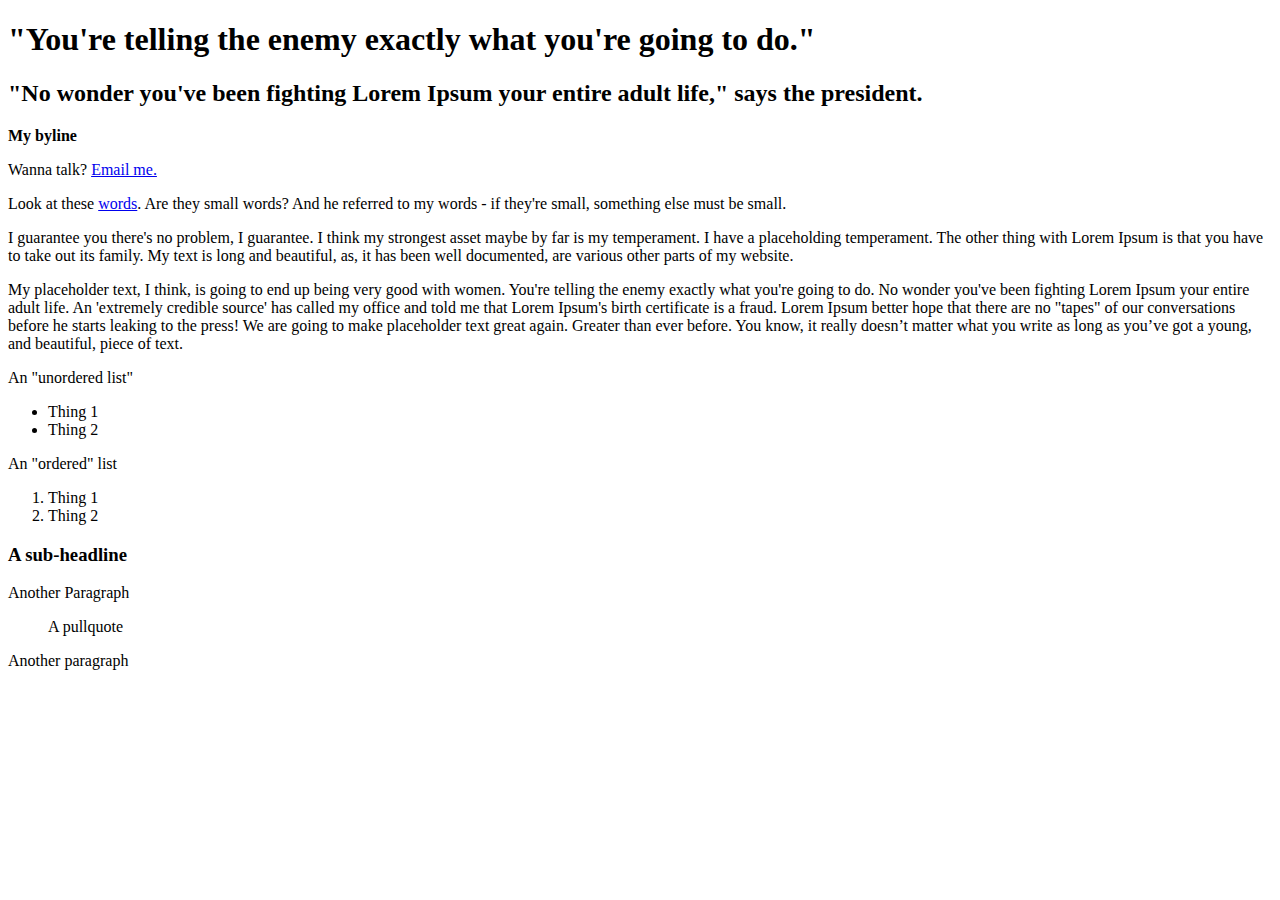
<file: Index.html>
<!DOCTYPE html>

<html lang="en">

<head>
  <title>Fake News</title>
</head>

<body>
  <h1>"You're telling the enemy exactly what you're going to do."</h1>

  <h2>"No wonder you've been fighting Lorem Ipsum your entire adult life," says the president.</h2>

  <b>My byline</b>

  <p>Wanna talk? <a href="mailto:jaime.longoria@journalism.cuny.edu">Email me.</a></p>

  <p>Look at these <a href="https://www.journalism.cuny.edu" target="_blank">words</a>. Are they small words? And he referred to my words - if they're small, something else must be small.</p>

  <p>I guarantee you there's no problem, I guarantee. I think my strongest asset maybe by far is my temperament. I have a placeholding temperament. The other thing with Lorem Ipsum is that you have to take out its family. My text is long and beautiful, as, it has been well documented, are various other parts of my website.</p>

  <p>My placeholder text, I think, is going to end up being very good with women. You're telling the enemy exactly what you're going to do. No wonder you've been fighting Lorem Ipsum your entire adult life. An 'extremely credible source' has called my office and told me that Lorem Ipsum's birth certificate is a fraud.
  Lorem Ipsum better hope that there are no "tapes" of our conversations before he starts leaking to the press! We are going to make placeholder text great again. Greater than ever before. You know, it really doesn’t matter what you write as long as you’ve got a young, and beautiful, piece of text.</p>

  <p>
    An "unordered list"
    <ul>
      <li>Thing 1</li>
      <li>Thing 2</li>
    </ul></p>

  <p>An "ordered" list
    <ol>
      <li>Thing 1</li>
      <li>Thing 2</li>
    </ol></p>

  <p><h3>A sub-headline</h3></p>
  <p>Another Paragraph</p>
  <p><blockquote>A pullquote</blockquote></p>
  <p>Another paragraph</p>


</body>

</html>
</file>
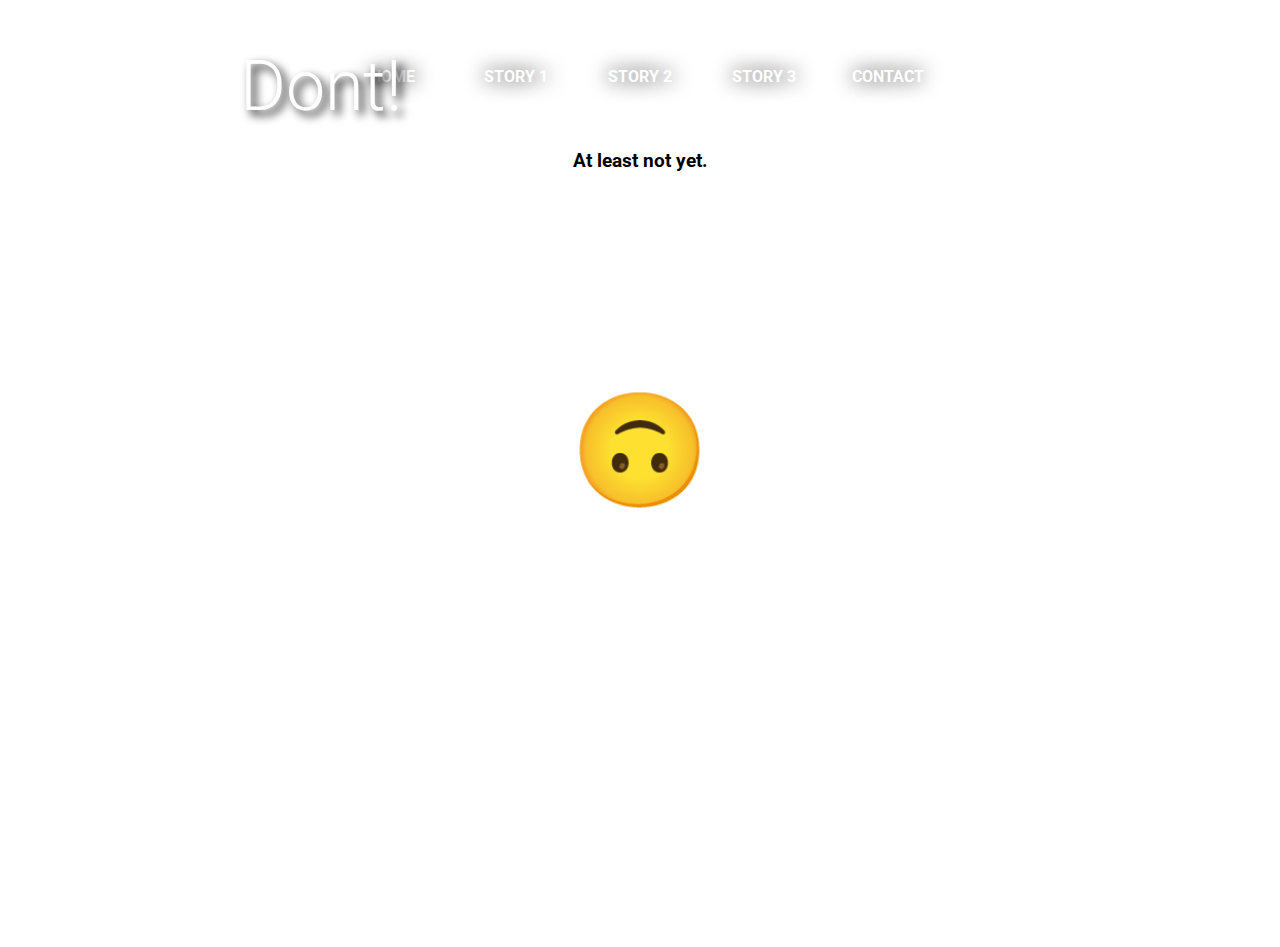
<file: contact.html>
<!DOCTYPE html>

<html lang="en">

<head>

  <title>Jaime Longoria</title>
  <!-- Here is where I'm linking my CSS -->
  <link href="css/style.css" rel="stylesheet">
  <!-- These will allow me to use the fonts that I choose from Google fonts -->
  <link href='https://fonts.googleapis.com/css?family=Roboto:100,300,400' rel='stylesheet' type='text/css'>
  <link href='https://fonts.googleapis.com/css?family=Libre+Baskerville:400,400italic,700' rel='stylesheet' type='text/css'>

<!-- Makes the page responsive to screen size. -->
  <meta name="viewport" content="width=device-width, initial-scale=1">

</head>

<!-- This is where the content of my page begins -->
<body>
  <nav>
    <!-- main container -->
		<main>
				<!-- navbar -->
				<nav class="navbar">
					<ul>
						<li><a href="index.html">Home</a></li>
						<li><a href="story1.html">Story 1</a></li>
						<li><a href="story2.html">Story 2</a></li>
            <li><a href="story3.html">Story 3</a></li>
						<li><a href="contact.html">Contact</a></li>
					</ul>
				</nav>
				<!-- navbar -->
		</main>
  </nav>

  <header>
  </header>

  <article>

<h1 align="center">Dont!</h1>

<div class="emo">&#x1F643;
</div>

<h3 align="center">At least not yet.</h3>


  </article>

</body>

</html>
</file>
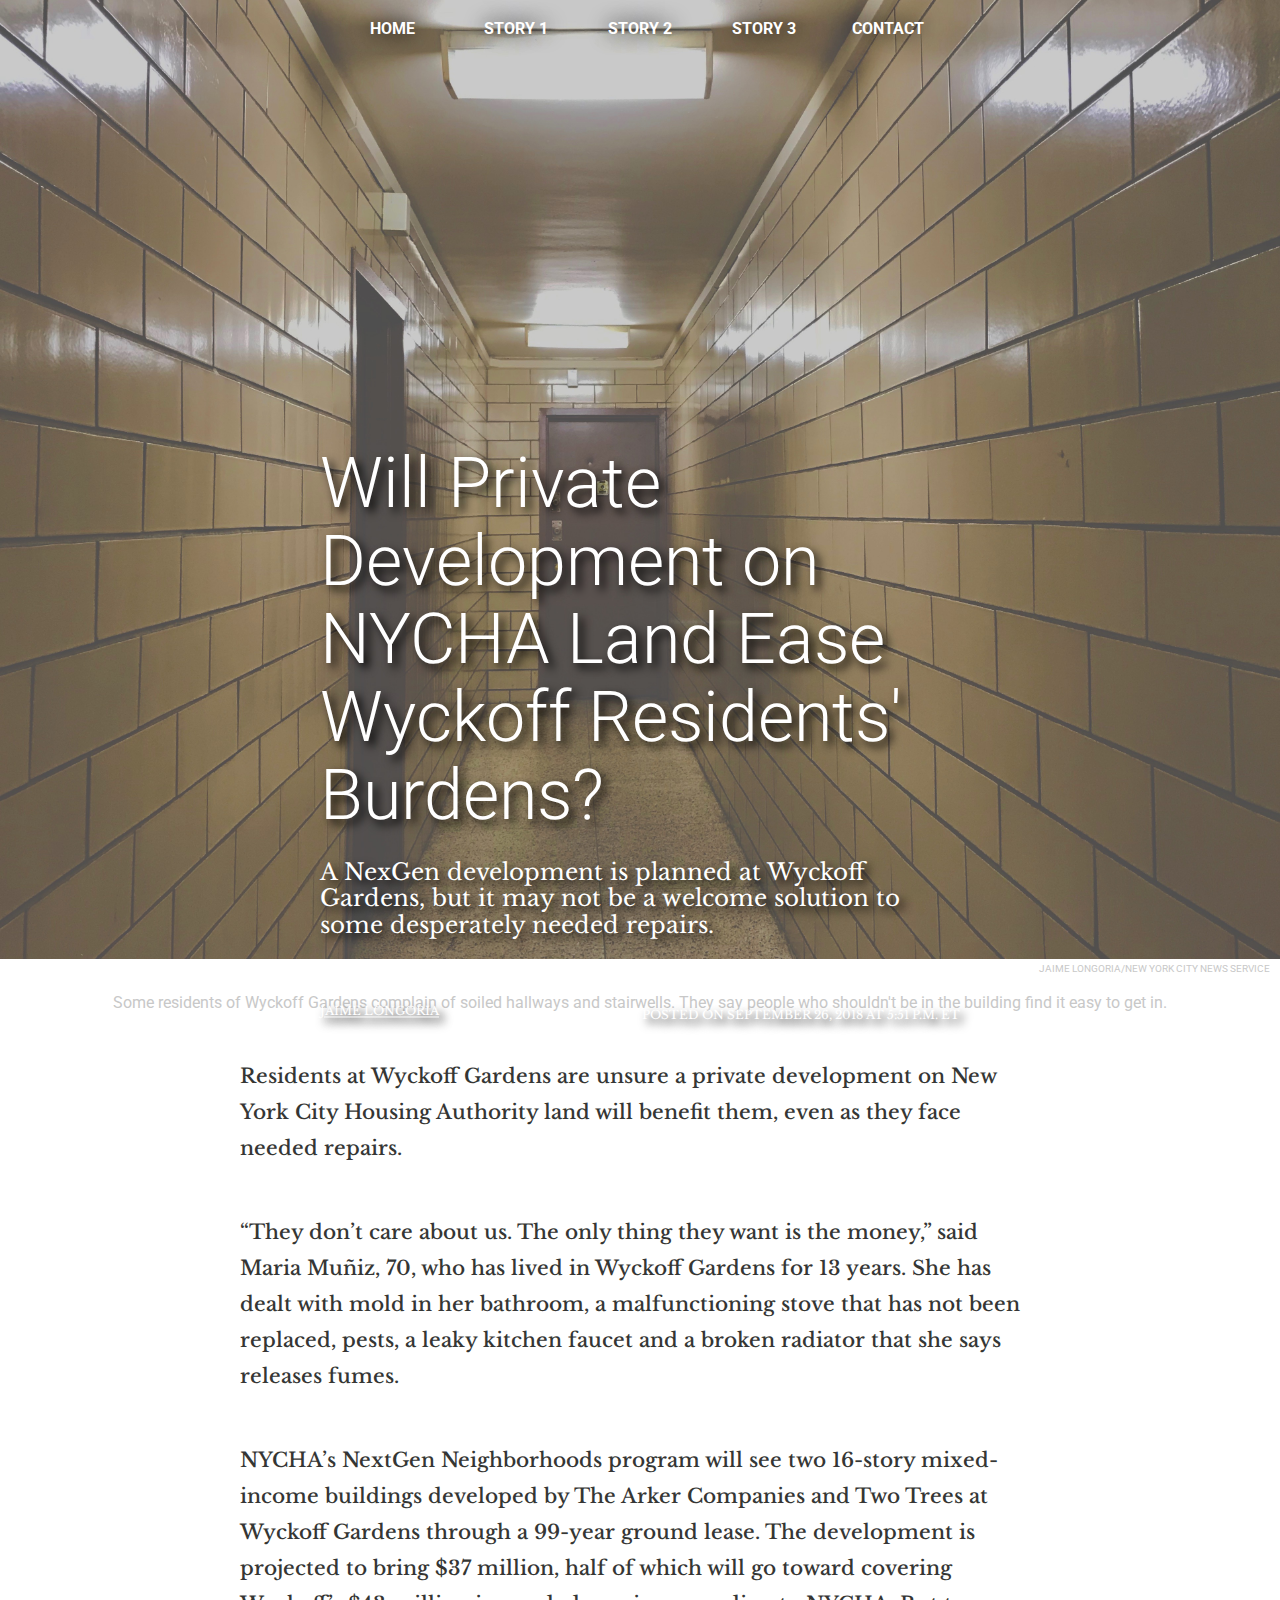
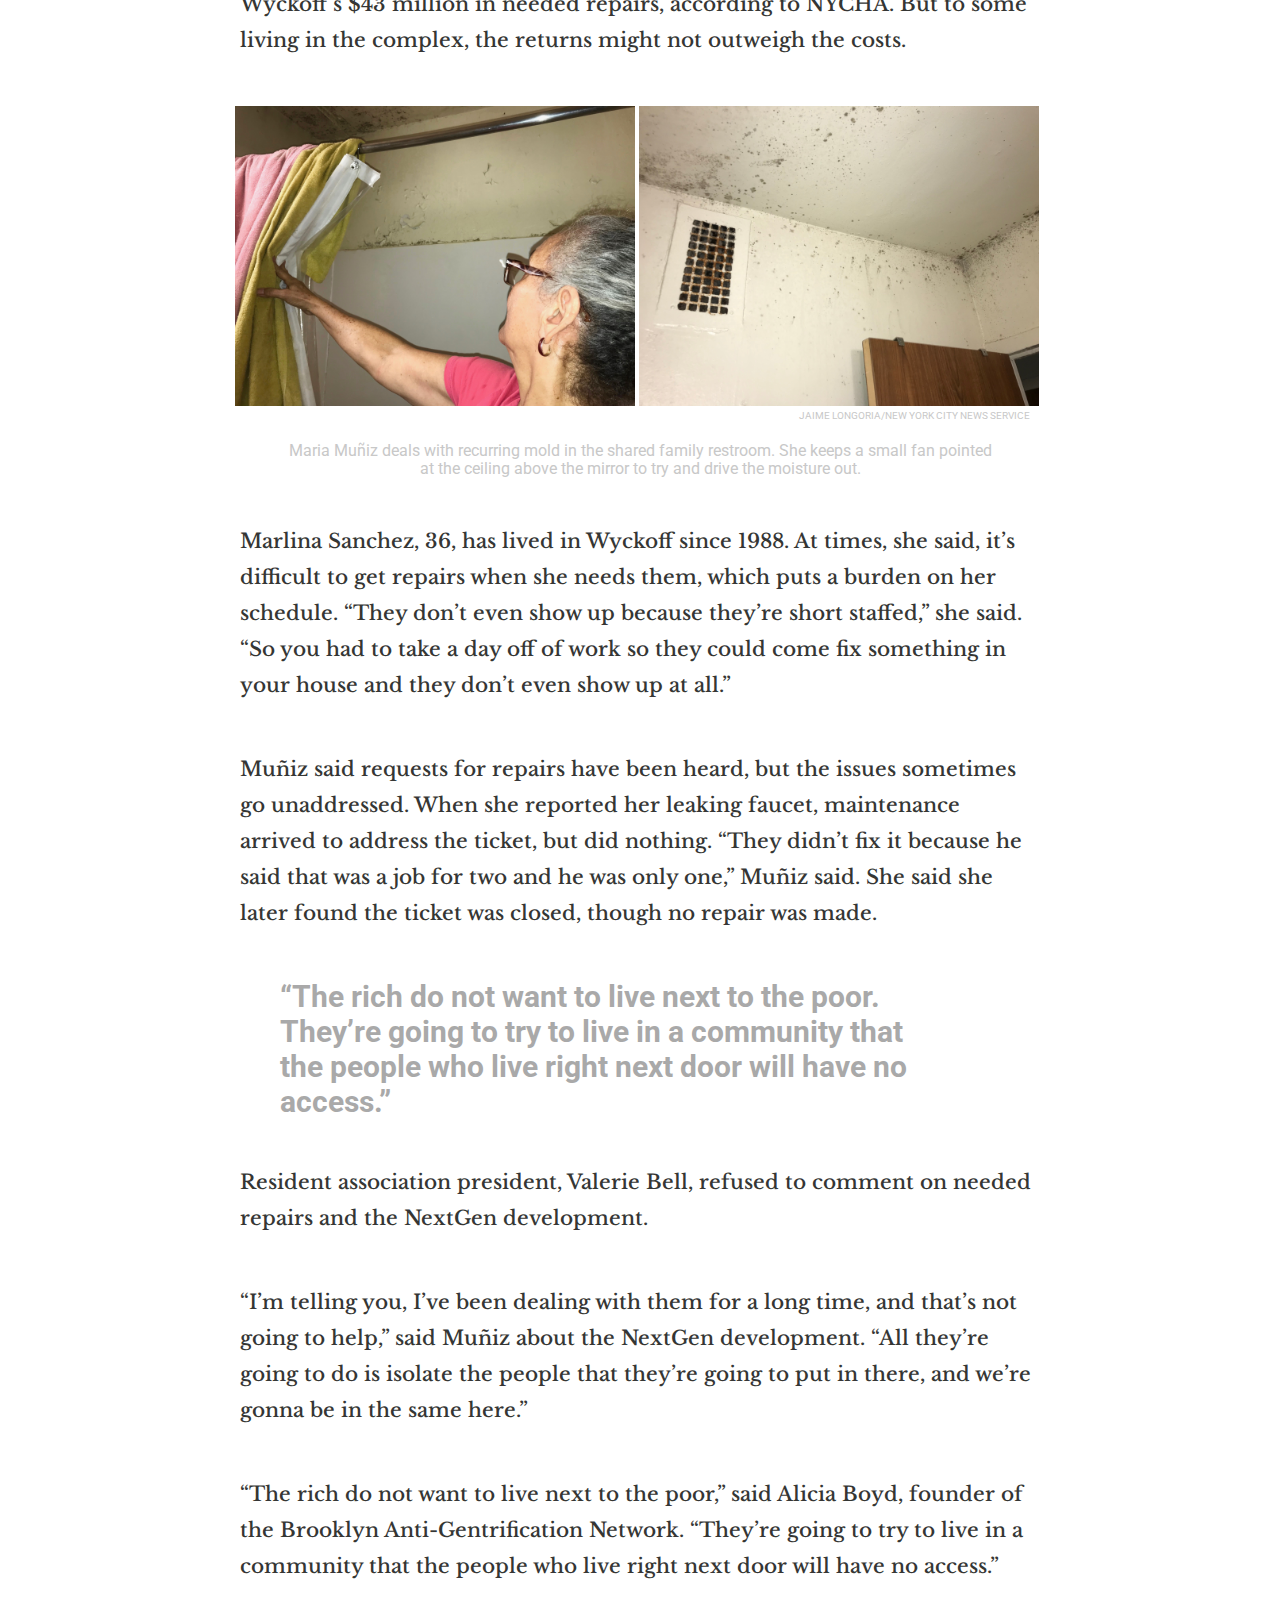
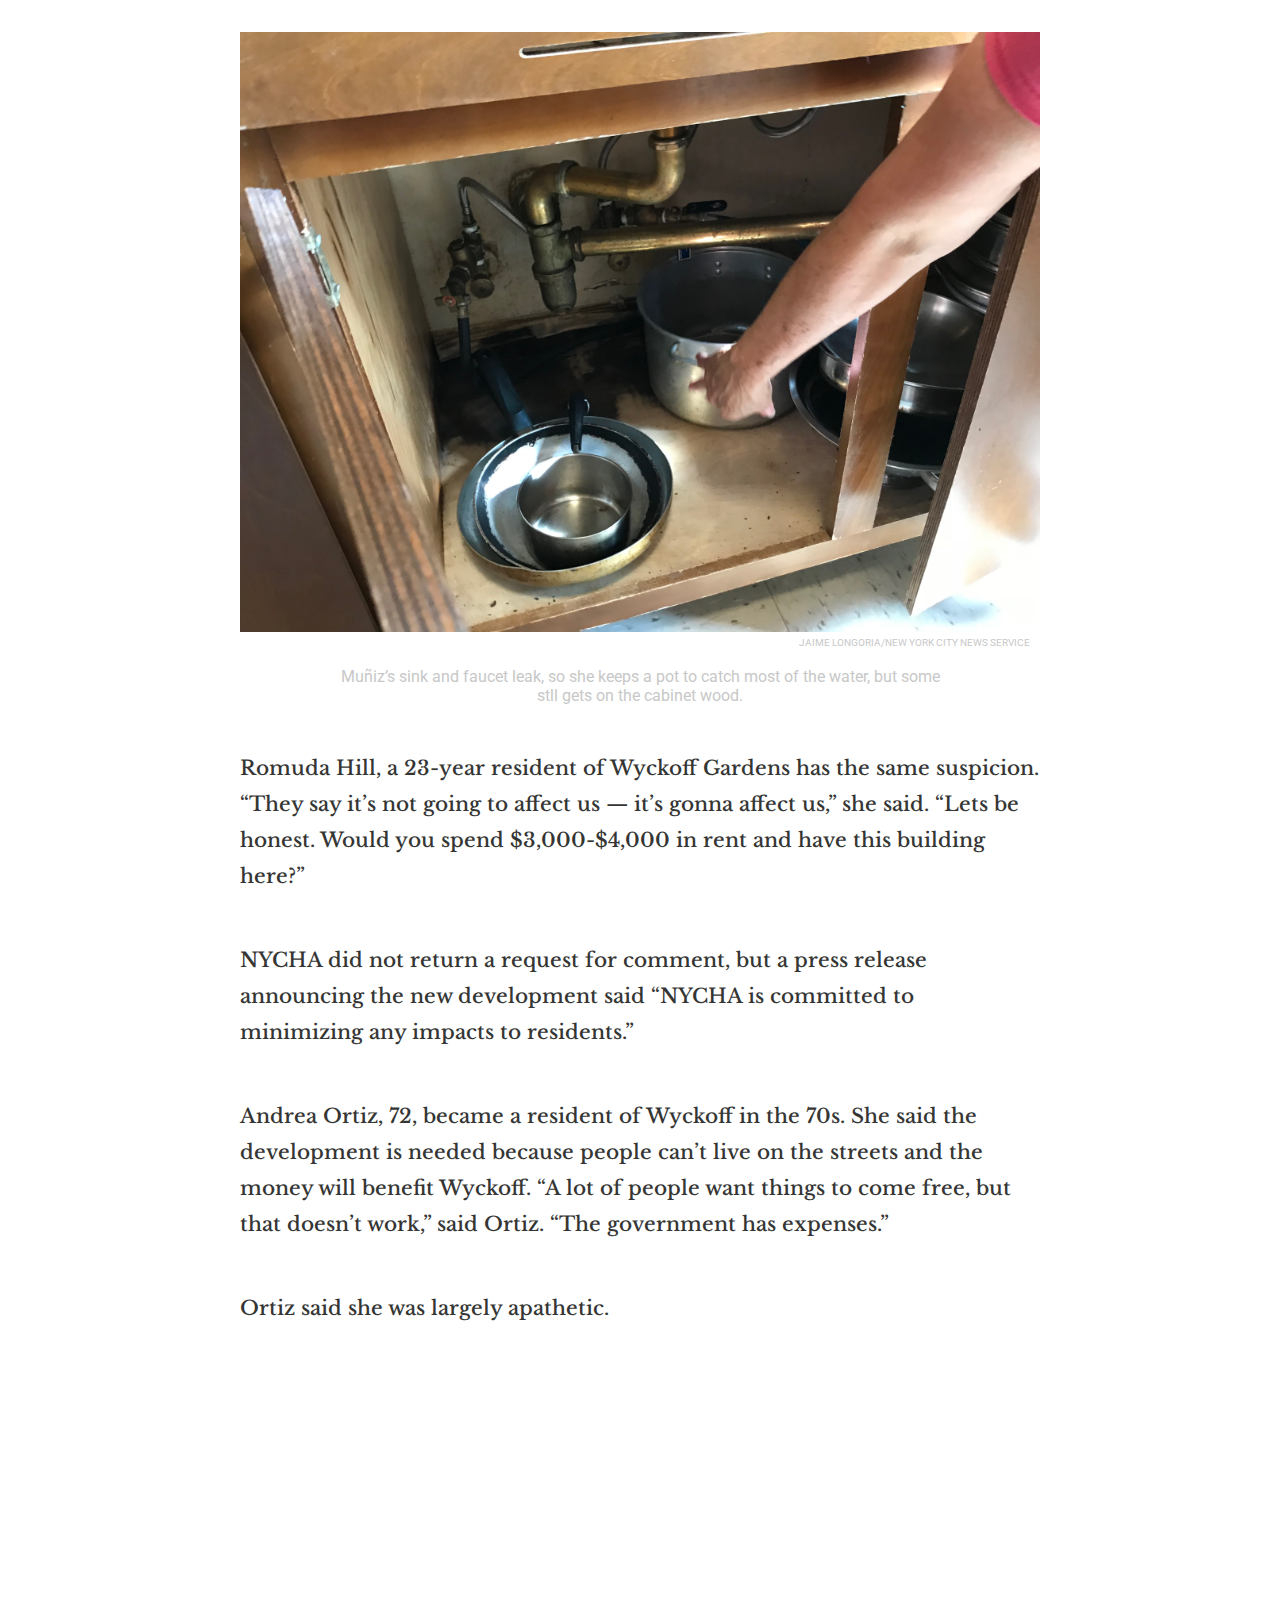
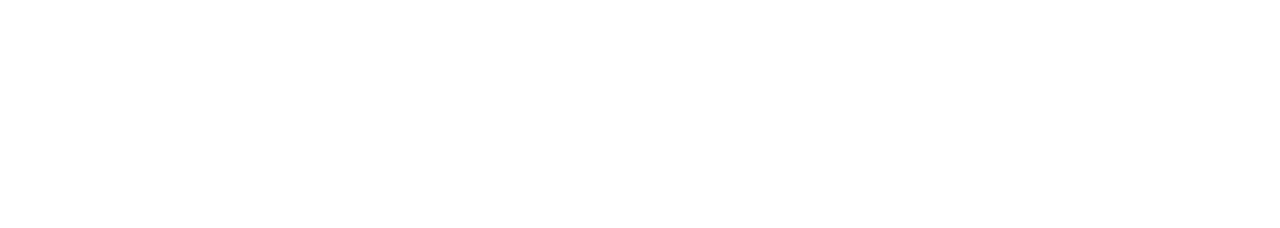
<file: story1.html>
<!DOCTYPE html>

<html lang="en">

<head>

  <title>Jaime Longoria</title>
  <!-- Here is where I'm linking my reset CSS normalize so all browsers render
things properly -->
  <link href="css/normalize.css" rel="stylesheet">
  <!-- Here is where I'm linking my CSS -->
  <link href="css/style.css" rel="stylesheet">
  <!-- These will allow me to use the fonts that I choose from Google fonts -->
  <link href='https://fonts.googleapis.com/css?family=Roboto:100,300,400' rel='stylesheet' type='text/css'>
  <link href='https://fonts.googleapis.com/css?family=Libre+Baskerville:400,400italic,700' rel='stylesheet' type='text/css'>

<!-- Makes the page responsive to screen size. -->
  <meta name="viewport" content="width=device-width, initial-scale=1">

</head>

<!-- This is where the content of my page begins -->
<body>
  <nav>
    <!-- main container -->
		<main>
				<!-- navbar -->
				<nav class="navbar">
					<ul>
						<li><a href="index.html">Home</a></li>
						<li><a href="story1.html">Story 1</a></li>
						<li><a href="story2.html">Story 2</a></li>
            <li><a href="story3.html">Story 3</a></li>
						<li><a href="contact.html">Contact</a></li>
					</ul>
				</nav>
				<!-- navbar -->
		</main>
  </nav>

  <header>

      <img class="bg" src="images/wyckoff1.jpg" alt="Wyckoff Gardens">

      <figure>
        <figcaption class="imgcred">Jaime Longoria/New York City News Service</figcaption>
        <figcaption>
          Some residents of Wyckoff Gardens complain of soiled hallways and stairwells. They say people who shouldn't be in the building find it easy to get in.
        </figcaption>
      </figure>

      <div class="bgtxt">

        <h1>Will Private Development on NYCHA Land Ease Wyckoff Residents&#39; Burdens?</h1>

        <h2>A NexGen development is planned at Wyckoff Gardens, but it may not be a welcome solution to some desperately needed repairs.</h2>

        <h4><a id="bylink" href="index.html">Jaime Longoria</a></h4> <h5>Posted on September 26, 2018 at 5:51 p.m. ET</h5>

      </div>

  </header>

  <article>
  <!-- Comments are awesome -->

    <p>Residents at Wyckoff Gardens are unsure a private development on New York City Housing Authority land will benefit them, even as they face needed repairs.</p>

    <p>&ldquo;They don&rsquo;t care about us. The only thing they want is the money,&rdquo; said Maria Mu&ntilde;iz, 70, who has lived in Wyckoff Gardens for 13 years. She has dealt with mold in her bathroom, a malfunctioning stove that has not been replaced, pests, a leaky kitchen faucet and a broken radiator that she says releases fumes.</p>

    <p>NYCHA&rsquo;s NextGen Neighborhoods program will see two 16-story mixed-income buildings developed by The Arker Companies and Two Trees at Wyckoff Gardens through a 99-year ground lease. The development is projected to bring $37 million, half of which will go toward covering Wyckoff&rsquo;s $43 million in needed repairs, according to NYCHA. But to some living in the complex, the returns might not outweigh the costs.</p>

    <figure class="sidebyside">
      <img class="sideimage" src="images/wyckoff2.jpg" alt="Wyckoff Gardens">
      <img class="sideimage" src="images/wyckoff4.jpg" alt="Wyckoff Gardens">
    </figure>
    <figure class="sidecaps">
    <figcaption class="imgcred">
      Jaime Longoria/New York City News Service
    </figcaption>
    <figcaption>
      Maria Mu&ntilde;iz deals with recurring mold in the shared family restroom. She keeps a small fan pointed at the ceiling above the mirror to try and drive the moisture out.
    </figcaption>
  </figure>

    <p>Marlina Sanchez, 36, has lived in Wyckoff since 1988. At times, she said, it&rsquo;s difficult to get repairs when she needs them, which puts a burden on her schedule. &ldquo;They don&rsquo;t even show up because they&rsquo;re short staffed,&rdquo; she said. &ldquo;So you had to take a day off of work so they could come fix something in your house and they don&rsquo;t even show up at all.&rdquo;</p>

    <p>Mu&ntilde;iz said requests for repairs have been heard, but the issues sometimes go unaddressed. When she reported her leaking faucet, maintenance arrived to address the ticket, but did nothing. &ldquo;They didn&rsquo;t fix it because he said that was a job for two and he was only one,&rdquo; Mu&ntilde;iz said. She said she later found the ticket was closed, though no repair was made.</p>

    <blockquote>&ldquo;The rich do not want to live next to the poor. They&rsquo;re going to try to live in a community that the people who live right next door will have no access.&rdquo;</blockquote>

    <p>Resident association president, Valerie Bell, refused to comment on needed repairs and the NextGen development.</p>

    <p>&ldquo;I&rsquo;m telling you, I&rsquo;ve been dealing with them for a long time, and that&rsquo;s not going to help,&rdquo; said Mu&ntilde;iz about the NextGen development. &ldquo;All they&rsquo;re going to do is isolate the people that they&rsquo;re going to put in there, and we&rsquo;re gonna be in the same here.&rdquo;</p>

    <p>&ldquo;The rich do not want to live next to the poor,&rdquo; said Alicia Boyd, founder of the Brooklyn Anti-Gentrification Network. &ldquo;They&rsquo;re going to try to live in a community that the people who live right next door will have no access.&rdquo;</p>

    <figure>
        <img class="photo" src="images/wyckoff3.jpg" alt="Mold in restroom.">
        <figcaption class="imgcred">
          Jaime Longoria/New York City News Service
        </figcaption>
      <figcaption>
        Mu&ntilde;iz&rsquo;s sink and faucet leak, so she keeps a pot to catch most of the water, but some <br>stll gets on the cabinet wood.
      </figcaption>
    </figure>

    <p>Romuda Hill, a 23-year resident of Wyckoff Gardens has the same suspicion. &ldquo;They say it&rsquo;s not going to affect us &mdash; it&rsquo;s gonna affect us,&rdquo; she said. &ldquo;Lets be honest. Would you spend $3,000-$4,000 in rent and have this building here?&rdquo;</p>

    <p>NYCHA did not return a request for comment, but a press release announcing the new development said &ldquo;NYCHA is committed to minimizing any impacts to residents.&rdquo;</p>

    <p>Andrea Ortiz, 72, became a resident of Wyckoff in the 70s. She said the development is needed because people can&rsquo;t live on the streets and the money will benefit Wyckoff. &ldquo;A lot of people want things to come free, but that doesn&rsquo;t work,&rdquo; said Ortiz. &ldquo;The government has expenses.&rdquo;</p>

    <p>Ortiz said she was largely apathetic.</p>

    <!-- Sample embed video-->

    <iframe width="800" height="450" src="https://www.youtube.com/embed/ZRN0CzZG4Fw" frameborder="0" allow="accelerometer; autoplay; encrypted-media; gyroscope; picture-in-picture" allowfullscreen></iframe>

  </article>

</body>

</html>
</file>
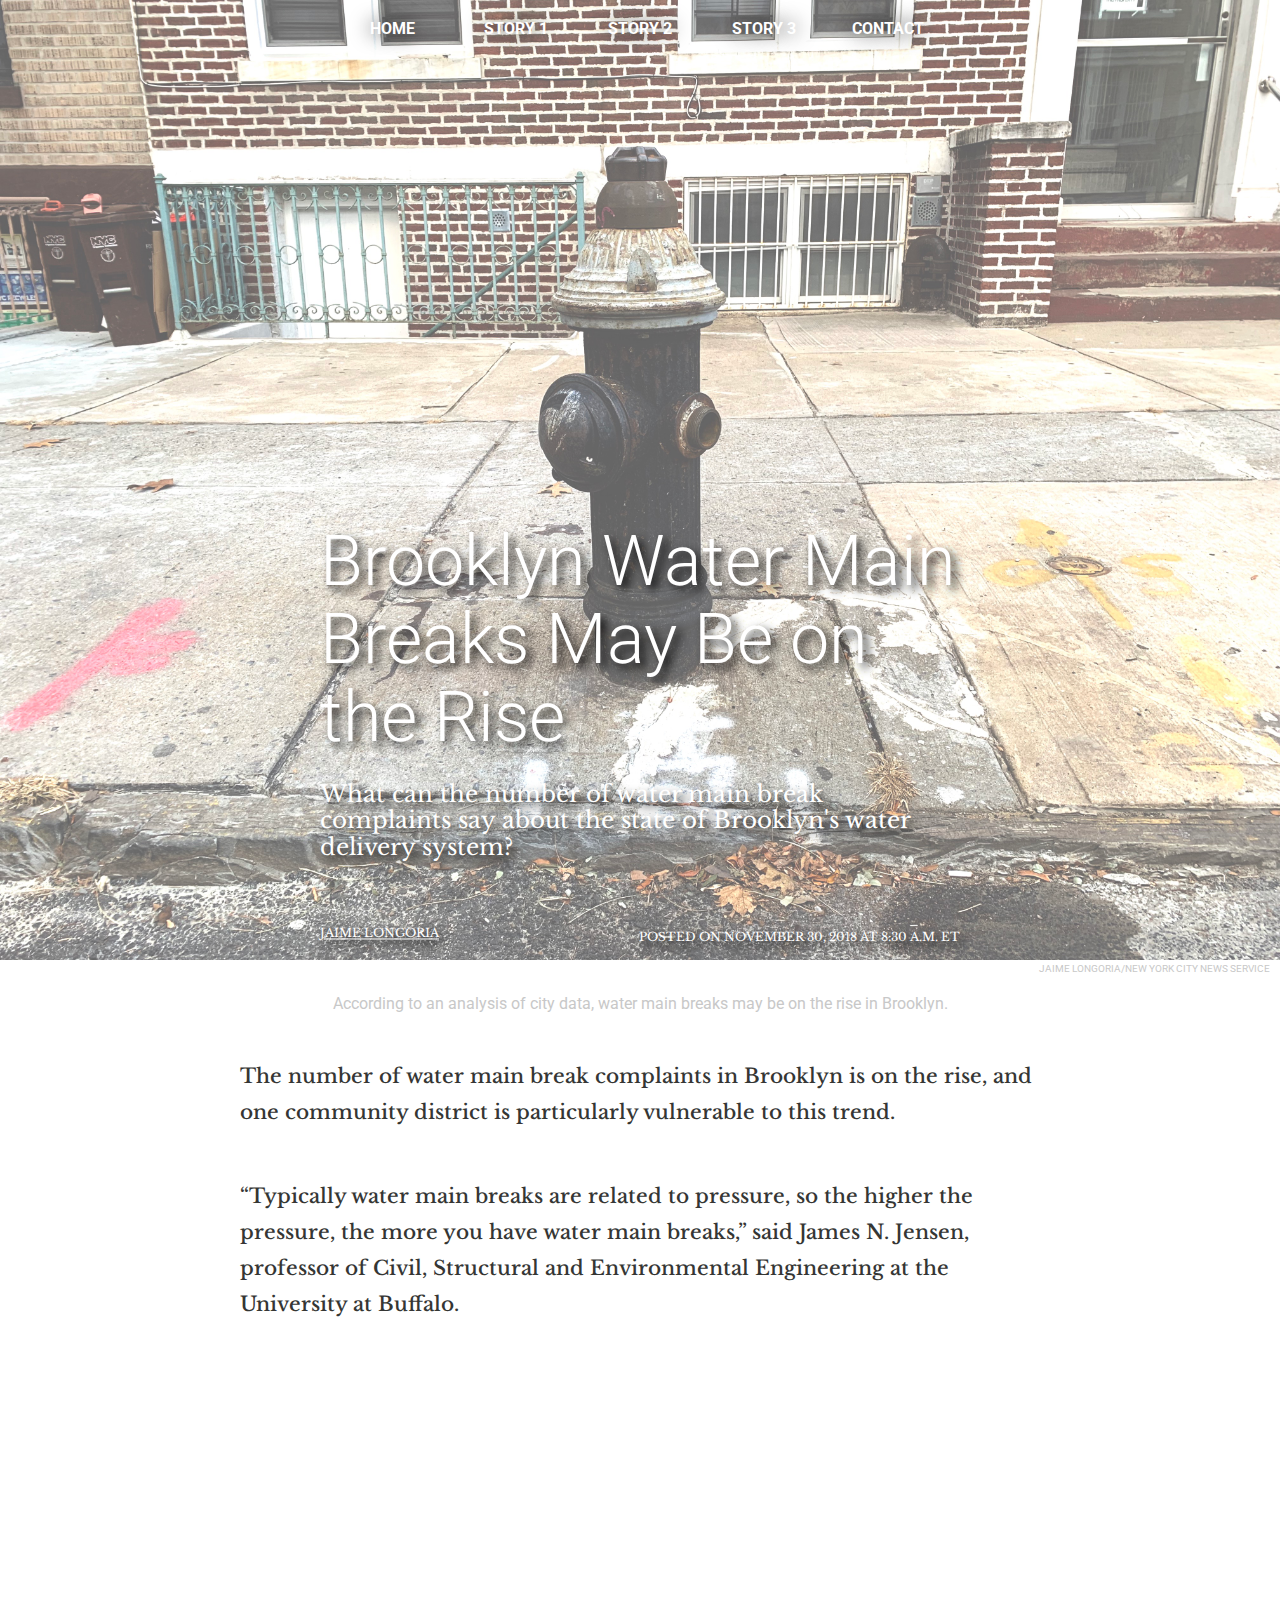
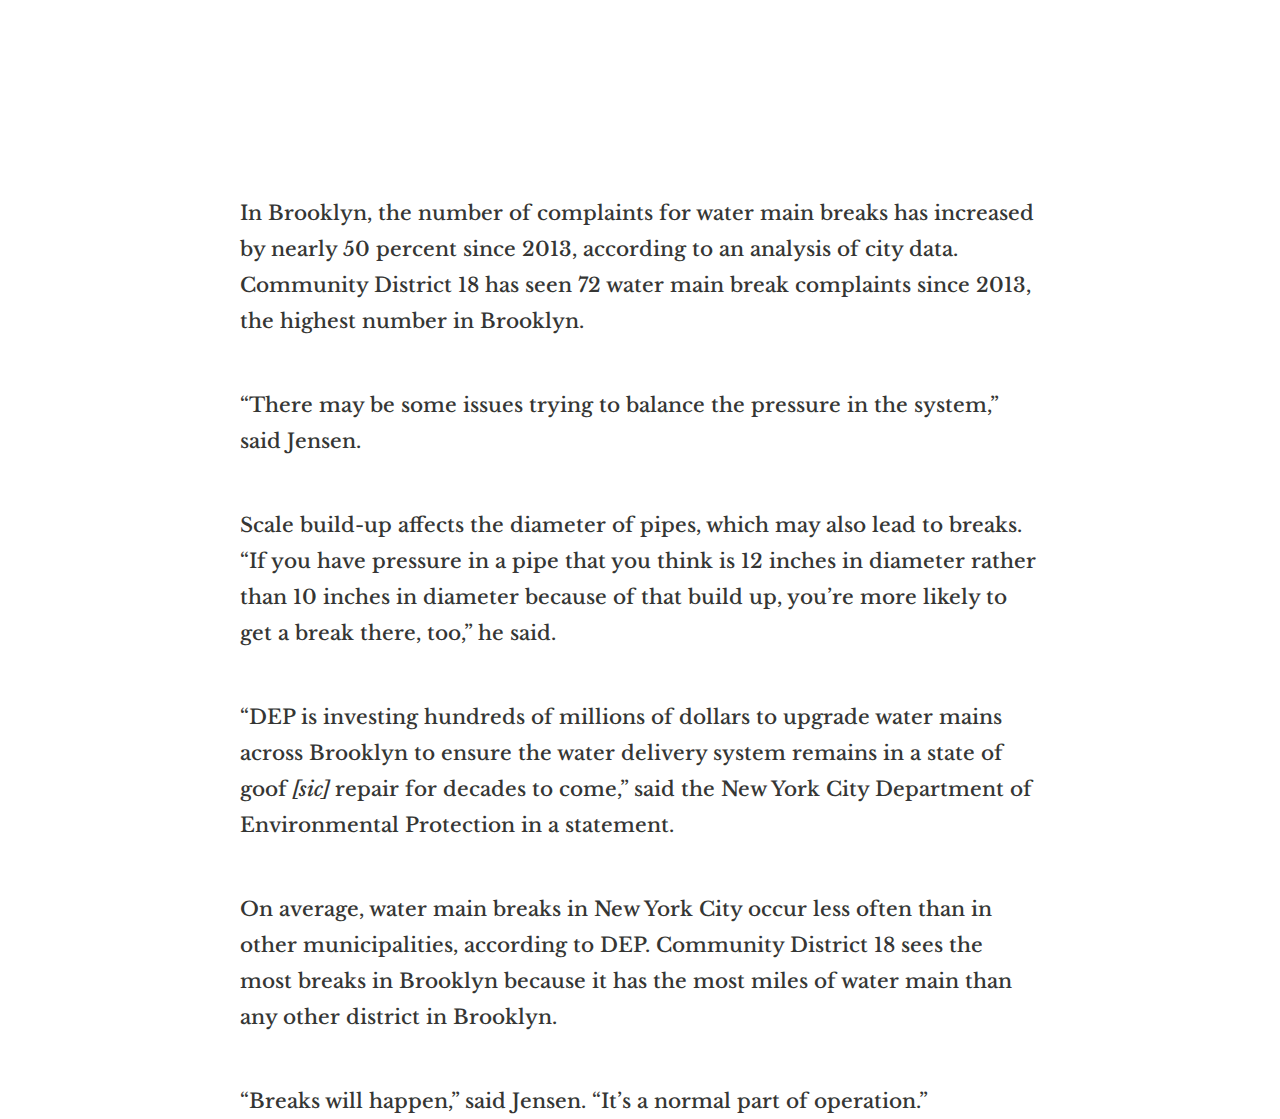
<file: story2.html>
<!DOCTYPE html>

<html lang="en">

<head>

  <title>Jaime Longoria</title>
  <!-- Here is where I'm linking my reset CSS normalize so all browsers render
things properly -->
  <link href="css/normalize.css" rel="stylesheet">
  <!-- Here is where I'm linking my CSS -->
  <link href="css/style.css" rel="stylesheet">
  <!-- These will allow me to use the fonts that I choose from Google fonts -->
  <link href='https://fonts.googleapis.com/css?family=Roboto:100,300,400' rel='stylesheet' type='text/css'>
  <link href='https://fonts.googleapis.com/css?family=Libre+Baskerville:400,400italic,700' rel='stylesheet' type='text/css'>

<!-- Makes the page responsive to screen size. -->
  <meta name="viewport" content="width=device-width, initial-scale=1">

</head>

<!-- This is where the content of my page begins -->
<body>
  <nav>
    <!-- main container -->
		<main>
				<!-- navbar -->
				<nav class="navbar">
					<ul>
						<li><a href="index.html">Home</a></li>
						<li><a href="story1.html">Story 1</a></li>
						<li><a href="story2.html">Story 2</a></li>
            <li><a href="story3.html">Story 3</a></li>
						<li><a href="contact.html">Contact</a></li>
					</ul>
				</nav>
				<!-- navbar -->
		</main>
  </nav>

  <header>

      <img class="bg" src="images/firehydrant.JPG" alt="water">

      <figure>
        <figcaption class="imgcred">Jaime Longoria/New York City News Service</figcaption>
        <figcaption>
          According to an analysis of city data, water main breaks may be on the rise in Brooklyn.
        </figcaption>
      </figure>

      <div class="bgtxt">

        <h1>Brooklyn Water Main Breaks May Be on the Rise</h1>

        <h2>What can the number of water main break complaints say about the state of Brooklyn's water delivery system?</h2>

        <h4><a id="bylink" href="index.html">Jaime Longoria</a></h4> <h5>Posted on November 30, 2018 at 8:30 a.m. ET</h5>

      </div>

  </header>

  <article>
  <!-- Comments are awesome -->

<p>The number of water main break complaints in Brooklyn is on the rise, and one community district is particularly vulnerable to this trend.</p>
<p>&ldquo;Typically water main breaks are related to pressure, so the higher the pressure, the more you have water main breaks,&rdquo; said James N. Jensen, professor of Civil, Structural and Environmental Engineering at the University at Buffalo.</p>

<iframe id="datawrapper-chart-0dKVt" src="//datawrapper.dwcdn.net/0dKVt/3/" scrolling="no" frameborder="0" style="width: 0; min-width: 100% !important;" height="400"></iframe><script type="text/javascript">if("undefined"==typeof window.datawrapper)window.datawrapper={};window.datawrapper["0dKVt"]={},window.datawrapper["0dKVt"].embedDeltas={"100":635,"200":509,"300":442,"400":442,"500":425,"700":400,"800":400,"900":400,"1000":400},window.datawrapper["0dKVt"].iframe=document.getElementById("datawrapper-chart-0dKVt"),window.datawrapper["0dKVt"].iframe.style.height=window.datawrapper["0dKVt"].embedDeltas[Math.min(1e3,Math.max(100*Math.floor(window.datawrapper["0dKVt"].iframe.offsetWidth/100),100))]+"px",window.addEventListener("message",function(a){if("undefined"!=typeof a.data["datawrapper-height"])for(var b in a.data["datawrapper-height"])if("0dKVt"==b)window.datawrapper["0dKVt"].iframe.style.height=a.data["datawrapper-height"][b]+"px"});</script>

<p>In Brooklyn, the number of complaints for water main breaks has increased by nearly 50 percent since 2013, according to an analysis of city data. Community District 18 has seen 72 water main break complaints since 2013, the highest number in Brooklyn.</p>
<p>&ldquo;There may be some issues trying to balance the pressure in the system,&rdquo; said Jensen.</p>
<p>Scale build-up affects the diameter of pipes, which may also lead to breaks. &ldquo;If you have pressure in a pipe that you think is 12 inches in diameter rather than 10 inches in diameter because of that build up, you&rsquo;re more likely to get a break there, too,&rdquo; he said.</p>
<p>&ldquo;DEP is investing hundreds of millions of dollars to upgrade water mains across Brooklyn to ensure the water delivery system remains in a state of goof <i>[sic]</i> repair for decades to come,&rdquo; said the New York City Department of Environmental Protection in a statement.</p>
<p>On average, water main breaks in New York City occur less often than in other municipalities, according to DEP. Community District 18 sees the most breaks in Brooklyn because it has the most miles of water main than any other district in Brooklyn.</p>
<p>&ldquo;Breaks will happen,&rdquo; said Jensen. &ldquo;It&rsquo;s a normal part of operation.&rdquo;</p>


  </article>

</body>

</html>
</file>
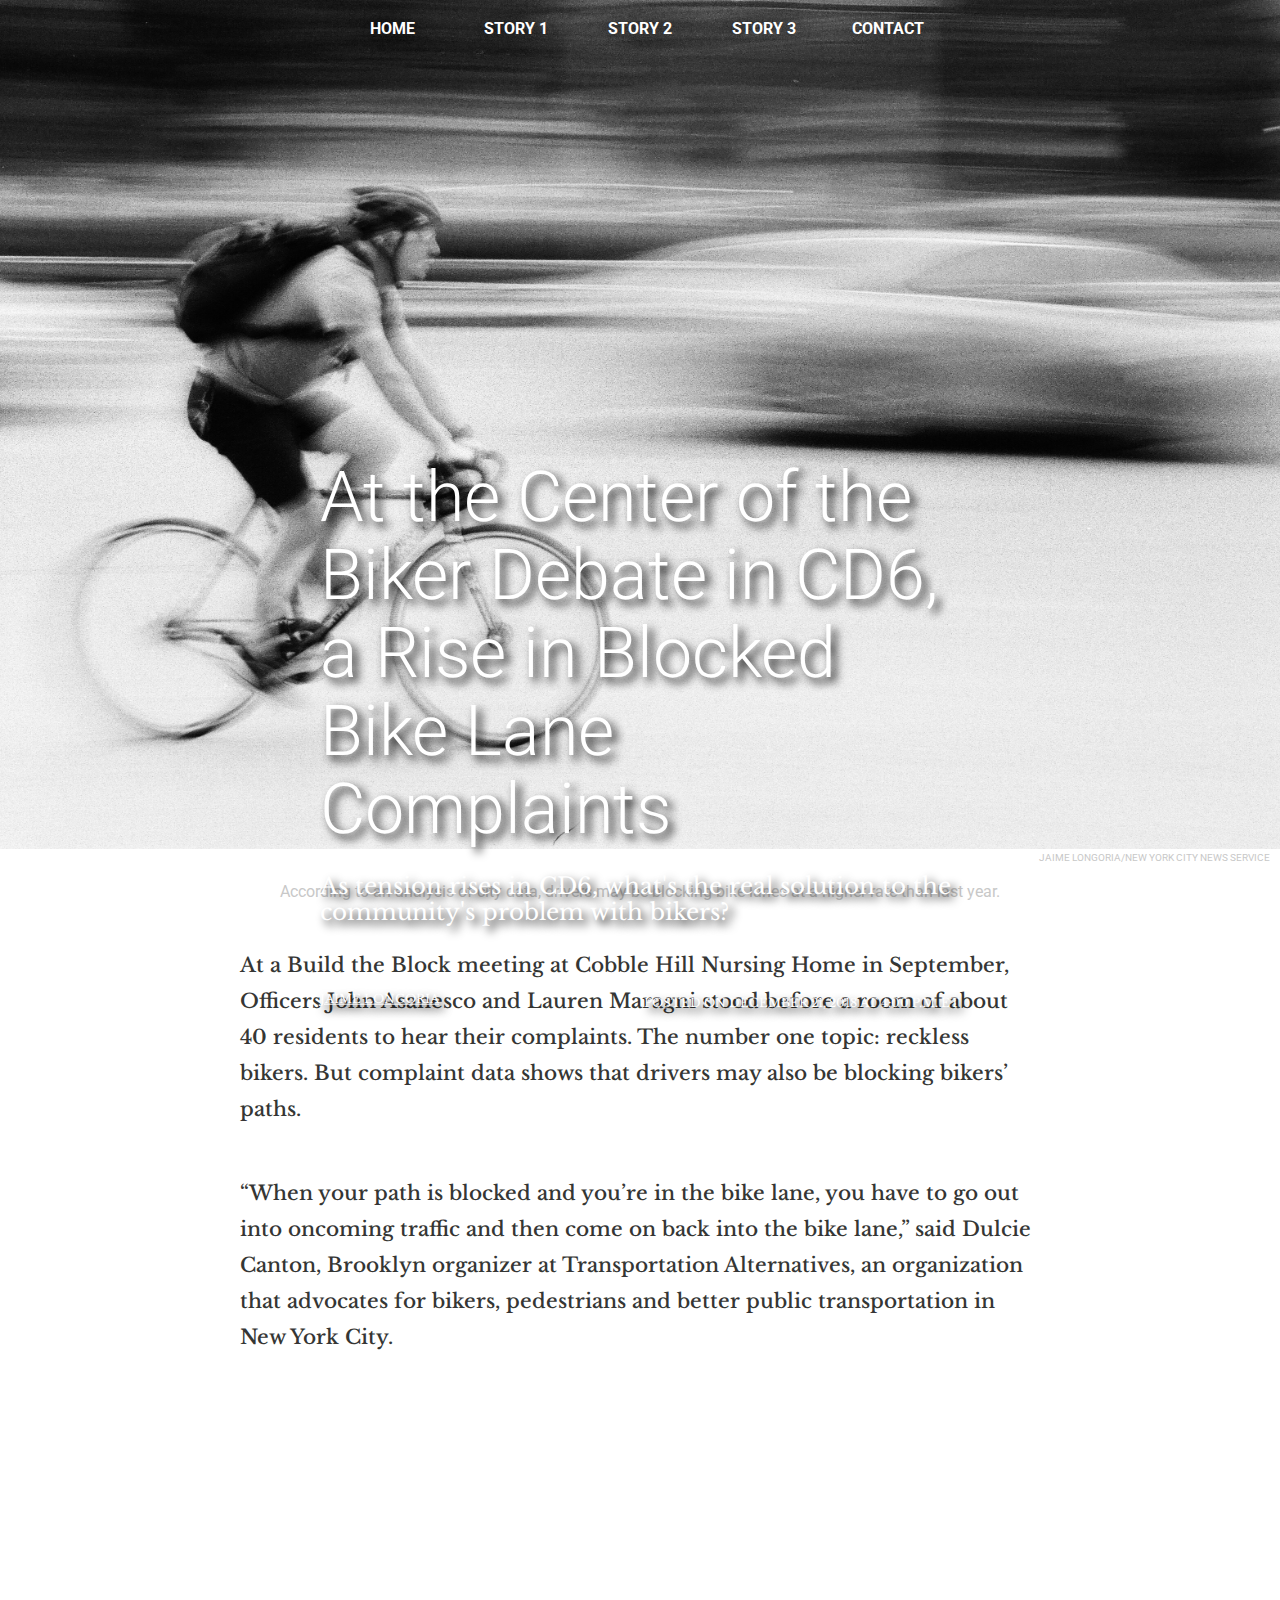
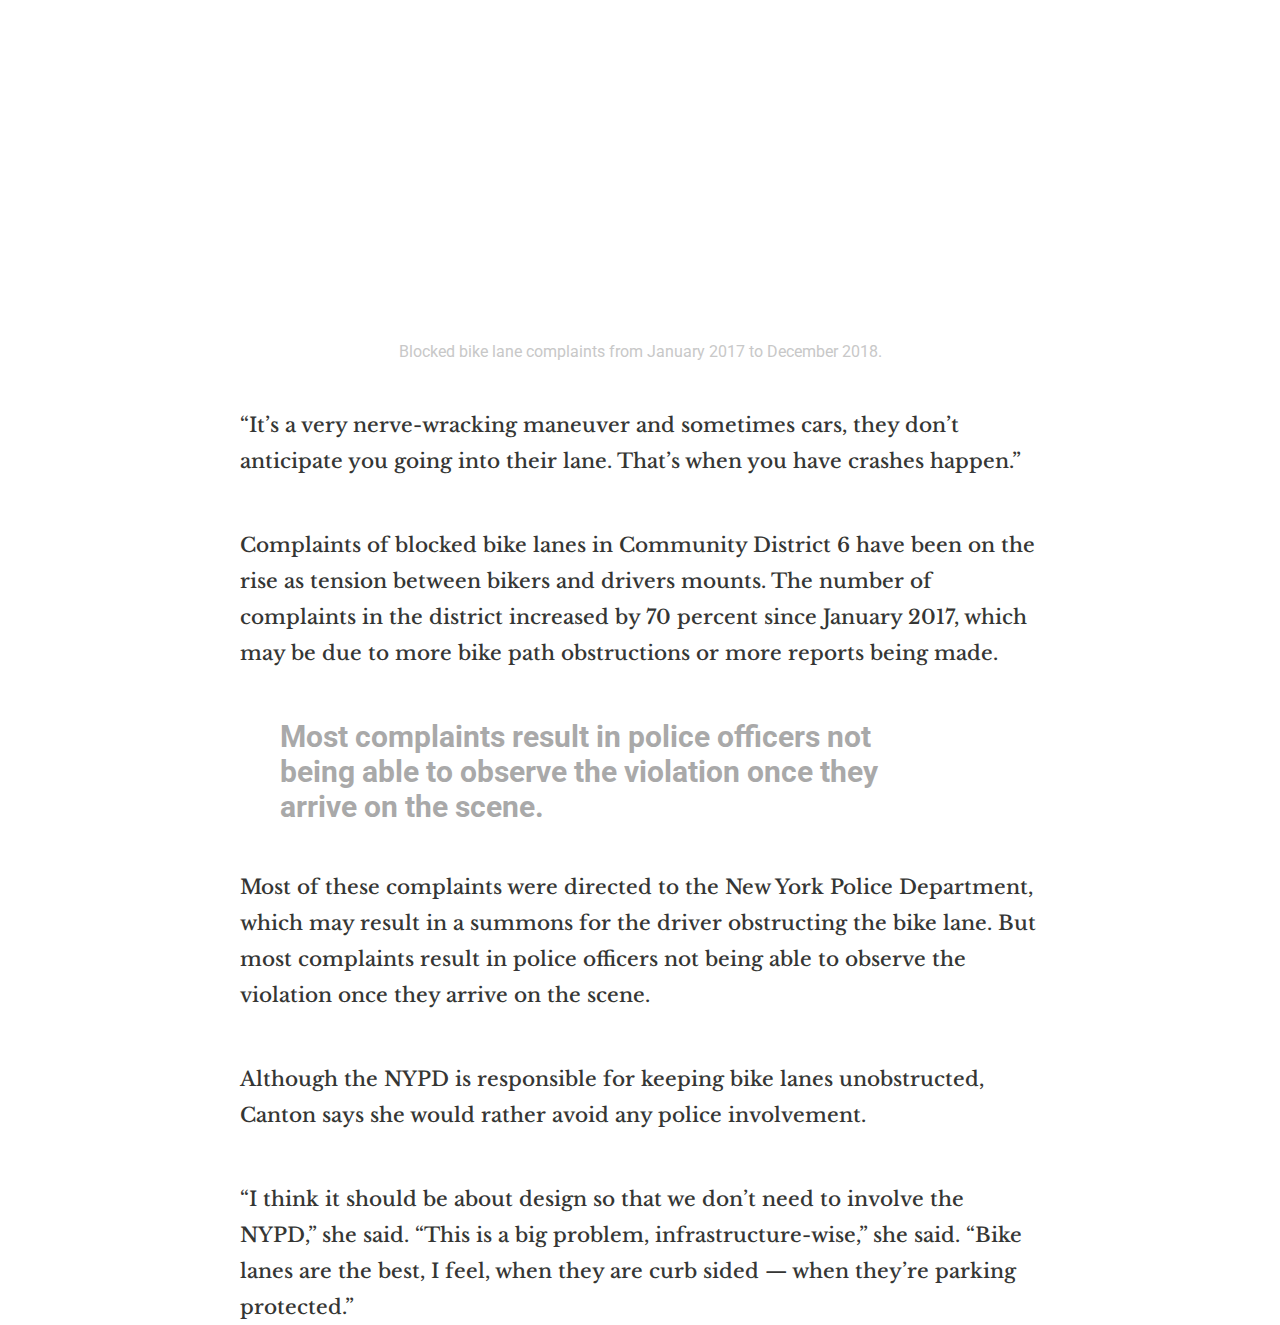
<file: story3.html>
<!DOCTYPE html>

<html lang="en">

<head>

  <title>Jaime Longoria</title>
  <!-- Here is where I'm linking my reset CSS normalize so all browsers render
things properly -->
  <link href="css/normalize.css" rel="stylesheet">
  <!-- Here is where I'm linking my CSS -->
  <link href="css/style.css" rel="stylesheet">
  <!-- These will allow me to use the fonts that I choose from Google fonts -->
  <link href='https://fonts.googleapis.com/css?family=Roboto:100,300,400' rel='stylesheet' type='text/css'>
  <link href='https://fonts.googleapis.com/css?family=Libre+Baskerville:400,400italic,700' rel='stylesheet' type='text/css'>

<!-- Makes the page responsive to screen size. -->
  <meta name="viewport" content="width=device-width, initial-scale=1">

</head>

<!-- This is where the content of my page begins -->
<body>
  <nav>
    <!-- main container -->
		<main>
				<!-- navbar -->
				<nav class="navbar">
					<ul>
						<li><a href="index.html">Home</a></li>
						<li><a href="story1.html">Story 1</a></li>
						<li><a href="story2.html">Story 2</a></li>
            <li><a href="story3.html">Story 3</a></li>
						<li><a href="contact.html">Contact</a></li>
					</ul>
				</nav>
				<!-- navbar -->
		</main>
  </nav>

  <header>

      <img class="bg" src="images/biker.jpg" alt="biker">

      <figure>
        <figcaption class="imgcred">Jaime Longoria/New York City News Service</figcaption>
        <figcaption>
          According to an analysis of city data, drivers may be blocking bike lanes at a higher rate than last year.
        </figcaption>
      </figure>

      <div class="bgtxt">

        <h1>At the Center of the Biker Debate in CD6, a Rise in Blocked Bike Lane Complaints</h1>

        <h2>As tension rises in CD6, what's the real solution to the community's problem with bikers?</h2>

        <h4><a id="bylink" href="index.html">Jaime Longoria</a></h4> <h5>Posted on December 21, 2018 at 4:00 p.m. ET</h5>

      </div>

  </header>

  <article>
  <!-- Comments are awesome -->

  <p>At a Build the Block meeting at Cobble Hill Nursing Home in September, Officers John Asanesco and Lauren Maragni stood before a room of about 40 residents to hear their complaints. The number one topic: reckless bikers. But complaint data shows that drivers may also be blocking bikers&rsquo; paths.</p>
  <p>&ldquo;When your path is blocked and you&rsquo;re in the bike lane, you have to go out into oncoming traffic and then come on back into the bike lane,&rdquo; said Dulcie Canton, Brooklyn organizer at Transportation Alternatives, an organization that advocates for bikers, pedestrians and better public transportation in New York City.</p>

<iframe width="100%" height="520" frameborder="0" src="https://jaimelongoria.carto.com/builder/09ee6d65-2b94-4766-88de-efcfe0d2fdce/embed" allowfullscreen webkitallowfullscreen mozallowfullscreen oallowfullscreen msallowfullscreen></iframe>
<figure><figcaption>
Blocked bike lane complaints from January 2017 to December 2018.
</figure></figcaption>

  <p>&ldquo;It&rsquo;s a very nerve-wracking maneuver and sometimes cars, they don&rsquo;t anticipate you going into their lane. That&rsquo;s when you have crashes happen.&rdquo;</p>
  <p>Complaints of blocked bike lanes in Community District 6 have been on the rise as tension between bikers and drivers mounts. The number of complaints in the district increased by 70 percent since January 2017, which may be due to more bike path obstructions or more reports being made.</p>

<blockquote>Most complaints result in police officers not being able to observe the violation once they arrive on the scene.</blockquote>

  <p>Most of these complaints were directed to the New York Police Department, which may result in a summons for the driver obstructing the bike lane. But most complaints result in police officers not being able to observe the violation once they arrive on the scene.</p>
  <p>Although the NYPD is responsible for keeping bike lanes unobstructed, Canton says she would rather avoid any police involvement.</p>
  <p>&ldquo;I think it should be about design so that we don&rsquo;t need to involve the NYPD,&rdquo; she said. &ldquo;This is a big problem, infrastructure-wise,&rdquo; she said. &ldquo;Bike lanes are the best, I feel, when they are curb sided &mdash; when they&rsquo;re parking protected.&rdquo;</p>

  </article>

</body>

</html>
</file>
<file: css/style.css>
/* This is CSS for my Nav Bar */

body, html
		{	height: 100%;
			padding: 0;
			margin: 0;
			padding: 0;
			margin: 0px;
			font-family: 'Roboto', sans-serif;
		}
		main
		{
			width: 100%;
			display: inline-block;
			position: absolute;
		}
		.navbar
		{
			width: 100%;
			background: "transparent";
		}
		.navbar > ul
		{
			margin: 0px;
			padding: 0px;
			text-align: center;
		}
			.navbar > ul li
			{
				display: inline-block;
			}
			.navbar > ul li a
			{
				text-decoration: none;
				text-transform: uppercase;
				color: white;
				width: 120px;
				display: inline-block;
				text-align: center;
				padding: 20px 0;
				font-weight: bold;
				position: relative;
				text-shadow: 0px 0px 20px black;
			}
			.navbar > ul li a::before {
    background: black none repeat scroll 0 0;
			}
			.navbar > ul li a::before {
    background: #fff none repeat scroll 0 0;
    bottom: -2px;
    content: "";
    height: 3px;
    left: 0;
    position: absolute;
    width: 0%;
    transition: 0.5s;
}
	.navbar > ul li a:hover::before
	{
		width: 100%;
	}

/* This is the CSS for the heaer image */

.bg {

    /* Full height */
    width: 100%;
		margin: 0;

    /* Center and scale the image nicely */
    background-position: "center";
    background-repeat: "no-repeat";
    background-size: "cover";
		margin-bottom: -17px;

}

.bgtxt {max-width: 800px;
	margin: auto;
	position: absolute;
    top: 80%;
    left: 50%;
    transform: translate(-50%, -50%);
}


/* This is the CSS for how images and text appear on my page */
article {max-width: 800px;
    margin: auto;
}

h1 {
	color: white;
	font-family: 'Roboto', sans-serif;
	font-size: 70px;
	font-weight: 300;
	line-height: 78px;
	text-shadow:5px 5px 10px black;
	margin-bottom: 25px;
	max-width: 800px;
	text-align: left;
	position: relative;
}

h2 {color: white;
  font-family: 'Libre Baskerville', serif;
  font-weight: 200;
  font-size: 23px;
	text-shadow:5px 5px 10px black;
	margin-bottom: 50px;
	max-width: 800px;
	text-align: left;
	position: relative;
}

h4 {color: white;
  font-family: 'Libre Baskerville', serif;
  font-weight: 200;
  font-size: 12px;
	text-transform: uppercase;
	text-shadow:5px 5px 10px black;
	max-width: 800px;
	position: relative;
	float: left;
}

h5 {color: white;
  font-family: 'Libre Baskerville', serif;
  font-weight: 200;
  font-size: 12px;
	text-transform: uppercase;
	text-shadow:5px 5px 10px black;
	max-width: 800px;
	position: relative;
	text-align: right;
	float: right;
}

p {color: #353634;
	font-family: 'Libre Baskerville', serif;
	font-size: 20px;
	font-weight: 500;
	line-height: 36px;
	margin-bottom: 48px;
	max-width: 800px;
}

a {
	color: #808080;
}

a:hover {
	color: #C8C8C8;
}

#bylink {color: white;
}

#bylink:hover {color: #C8C8C8;
}

.photo {max-width: 800px;
  max-height: "inherit";
}

figure {margin-bottom:45px;
	position: relative;
	left: -40px;
}

figcaption {color: #C8C8C8;
	font-family: 'Roboto', sans-serif;
	text-align: center;
	position: relative;
	left: 40px;
}

.imgcred {color: #C8C8C8;
	font-family: 'Roboto', sans-serif;
	position: relative;
	left: 70px;
	font-size: 10px;
	text-transform: uppercase;
	margin-bottom: 20px;
	text-align: right;
}

.sidebyside {
margin-left: 35px;
border: 0;
padding: 0;
width: 900px;
}

.sideimage {
    display: inline-block;
    height: 300px;
}

.sidecaps{text-align: center;
	margin-top: -45px;

}

blockquote {color: 	#A9A9A9;
font-family: 'Roboto', sans-serif;
font-size: 30px;
font-weight: 700;
line-height: 35px;
margin-bottom: 45px;
max-width: 650px;
position: relative;
}

/*this is for my emojis*/

.emo {
	position:absolute;
	top:50%;
	left:0;
	right:0;
	margin:0;
	padding:0;
	text-align:center;

	font-size:700%;

	-webkit-transform:translateY(-50%);
	transform:translateY(-50%);
}





/* MEDIA QUERIES. The syntax for media queries looks like this.
 The first part " @media (max-width: 700px) { " is setting a condition - in this case that the browser should be smaller than 500px - and when that condition is true the CSS inside gets activated. So that means that if the browser is smaller than 500 px of width then make the body background red. */

@media (max-width: 700px) {
 / *Now after that add some styles that will make the page look better at narrower widths and mobile devices.*/
 li {
   display: block;
   padding: 5px;
 }
 /*navigation links should sit on top of each other rather than inline*/
 nav ul li a/*links in nav menu*/
 {
   font-size: 12px;
 }
 /*font should be smaller when the browser is small* /
 .display/*header h1 story title*/
 {
   font-size: 36px;
 }
 .summary
 {
   font-size: 18px;
   margin: 0 auto;
 }
 h1, h2, h3, h4, h5
 {
   font-size: 14px;
 }

 .bgtxt {
   font-size: 16px;
 }

 p {
   font-size: 16px;
 }
 figcaption {
   font-size: 14px;
 }
 blockquote {
   font-size: 18px;
 }
 /*div container for the 3 images and captions, change flex direction to column instead of row
 so they images align vertical in order up to down */
 .img-wrapper {
 display: flex;
 / *flex-wrap: wrap;  Delete this one after testing mediaqueries for images*/
 flex-direction: column;/*align vertically image after image*/
 justify-content: space-between;
}
</file>
